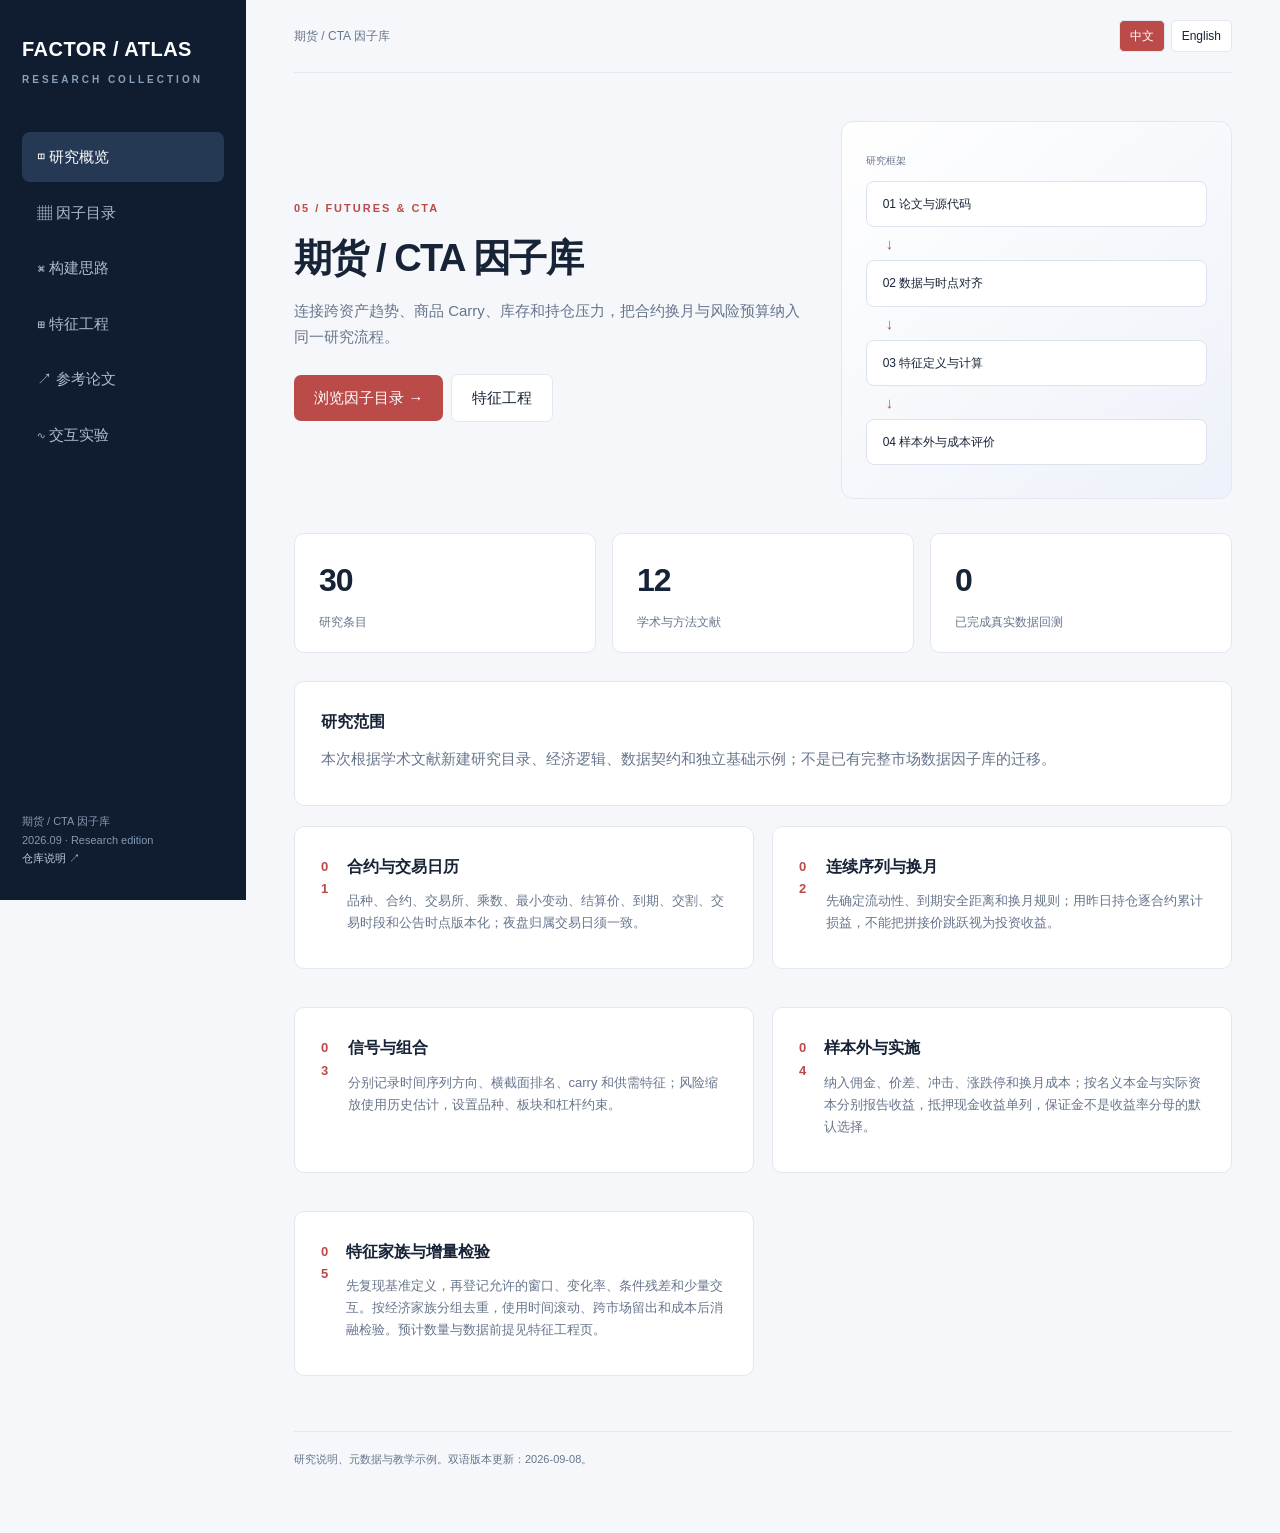
<file: docs/index.html>
<!doctype html><html lang="zh-CN"><head><meta charset="utf-8"><meta name="viewport" content="width=device-width,initial-scale=1"><title>期货 / CTA 因子库 · Factor Atlas</title><link rel="stylesheet" href="styles.css"></head><body style="--accent:#ba4b48"><aside><div class="brand">FACTOR / ATLAS<small>RESEARCH COLLECTION</small></div><nav id="nav" class="nav" aria-label="Navigation"></nav><div class="side-foot"><span id="side-title"></span><br>2026.09 · Research edition<br><a id="repo-link" href="README.md">README</a></div></aside><main><header><span id="breadcrumb"></span><div class="language" aria-label="Language"><button id="lang-zh" lang="zh-CN">中文</button><button id="lang-en" lang="en">English</button></div></header><section id="overview" class="tabscreen"></section><section id="catalog" class="tabscreen"><div class="page-title"><h2 id="catalog-title"></h2><p id="catalog-note"></p></div><div class="filters"><input id="search" type="search"><select id="market"></select><select id="category"></select><select id="status"></select><button class="linkbtn" id="clear"></button><button class="linkbtn" id="export"></button></div><div class="table-wrap"><table><thead><tr id="thead"></tr></thead><tbody id="rows"></tbody></table></div><div class="pager"><span id="pageinfo" aria-live="polite"></span><div><button class="linkbtn" id="prev"></button><button class="linkbtn" id="next"></button></div></div></section><section id="method" class="tabscreen"></section><section id="engineering" class="tabscreen"></section><section id="papers" class="tabscreen"></section><section id="lab" class="tabscreen"></section><footer id="footer"></footer></main><dialog id="detail"><button class="close" id="close"></button><div id="detailBody"></div></dialog><script src="data.js"></script><script src="data.en.js"></script><script src="app.js"></script></body></html>
</file>
<file: docs/styles.css>
:root{--ink:#172336;--muted:#67758b;--line:#e3e8f0;--bg:#f5f7fb;--accent:#2d5bff}*{box-sizing:border-box}body{margin:0;background:var(--bg);color:var(--ink);font:15px/1.7 "Segoe UI","Microsoft YaHei",sans-serif}button,input,select{font:inherit}a{color:var(--accent);text-decoration:none}a:hover{text-decoration:underline}button,a,input,select{outline-offset:4px}button{cursor:pointer}aside{position:fixed;inset:0 auto 0 0;width:246px;background:#101d30;color:#d5deed;padding:32px 22px;display:flex;flex-direction:column} .brand{font-size:20px;color:white;font-weight:750;letter-spacing:.5px}.brand small{display:block;font-size:10px;letter-spacing:3px;color:#88a0bb;margin:5px 0 38px}.nav button{display:block;text-align:left;width:100%;border:0;background:none;color:#aabbd1;padding:12px 15px;margin:6px 0;border-radius:8px}.nav button.active{background:#263954;color:white}.nav button:hover{background:#1e3049}.side-foot{margin-top:auto;font-size:11px;color:#8498b3}.side-foot a{color:#bccce1}main{margin-left:246px;padding:0 48px 64px;max-width:1600px}header{display:flex;justify-content:space-between;align-items:center;gap:16px;border-bottom:1px solid var(--line);padding:20px 0;font-size:12px;color:var(--muted)}.pill{display:inline-block;border:1px solid var(--line);border-radius:30px;padding:3px 11px;background:white;font-size:11px}.eyebrow{font-size:11px;letter-spacing:2px;color:var(--accent);font-weight:700;margin-bottom:18px}.hero{display:grid;grid-template-columns:1.3fr 1fr;gap:38px;padding:48px 0 34px;align-items:center}h1{font-size:42px;letter-spacing:-1.5px;line-height:1.18;margin:0 0 18px;max-width:650px}h1 small{display:block;font-size:19px;letter-spacing:0;font-weight:500;color:var(--muted);margin-top:14px}.hero p{color:var(--muted);max-width:620px}.btn{border:0;border-radius:7px;padding:10px 20px;background:var(--accent);color:white;display:inline-block;margin-top:10px}.ghost{background:white;color:var(--ink);border:1px solid var(--line);margin-left:8px}.diagram{border:1px solid var(--line);border-radius:12px;padding:24px;background:linear-gradient(140deg,#fff,#edf1f9)}.diagram .node{background:white;padding:12px 16px;border:1px solid #dce3ef;border-radius:8px;margin:9px 0;font-size:12px;display:flex;justify-content:space-between}.diagram .arrow{color:var(--accent);padding-left:20px;line-height:1}.diagram small{font-size:10px;color:var(--muted)}.stats{display:grid;grid-template-columns:repeat(3,1fr);gap:16px;margin:0 0 28px}.stat{background:white;border:1px solid var(--line);border-radius:10px;padding:19px 24px}.stat b{display:block;font-size:32px;letter-spacing:-1px}.stat span{color:var(--muted);font-size:12px}.section-head{display:flex;justify-content:space-between;gap:15px;align-items:center;margin:28px 0 15px}h2{font-size:22px;margin:0}h3{font-size:16px;margin:0 0 10px}.panel{background:white;padding:26px;border:1px solid var(--line);border-radius:10px;margin-bottom:20px}.panel p{margin:8px 0;color:var(--muted)}.grid{display:grid;grid-template-columns:1fr 1fr;gap:18px}.step{display:flex;gap:18px}.step b.num{font-size:13px;color:var(--accent);padding-top:3px}.step p{font-size:13px}.note{background:#eef2f7;padding:17px 20px;border-left:3px solid var(--accent);font-size:13px;margin:18px 0;line-height:1.9}.tabscreen{display:none}.tabscreen.active{display:block}.page-title{padding:35px 0 15px}.page-title p{color:var(--muted);font-size:13px}.filters{display:flex;gap:12px;flex-wrap:wrap;margin-bottom:18px}input,select{background:white;border:1px solid #d4dce8;border-radius:7px;padding:10px 12px;color:var(--ink)}.filters input{flex:1;min-width:200px}.table-wrap{overflow:auto;background:white;border:1px solid var(--line);border-radius:10px}table{border-collapse:collapse;width:100%;font-size:13px}th{text-align:left;background:#eef2f7;color:var(--muted);font-size:11px;white-space:nowrap}td,th{padding:13px 17px;border-bottom:1px solid var(--line)}td:first-child{font-family:Consolas,monospace;color:var(--accent);font-weight:600}td:nth-child(2){min-width:180px}tr:last-child td{border-bottom:0}tbody tr:hover{background:#f7f9ff}.linkbtn{padding:3px 10px;color:var(--accent);border:1px solid var(--line);background:white;border-radius:5px;white-space:nowrap}.pager{display:flex;justify-content:space-between;align-items:center;padding:17px 0;font-size:12px;color:var(--muted)}.pager button{margin-left:8px}.paper{display:grid;grid-template-columns:65px 1fr;gap:16px}.paper .year{color:var(--accent);font:600 17px Consolas,monospace;overflow-wrap:anywhere}.paper h3{font-size:17px;line-height:1.5}.paper small{color:var(--muted)}.badge{font-size:10px;color:var(--accent);padding:2px 7px;background:#f0f3fa;border-radius:4px;display:inline-block;margin-bottom:8px}.empty{padding:45px;text-align:center;color:var(--muted)}dialog{border:0;border-radius:14px;max-width:800px;width:calc(100% - 35px);max-height:85vh;box-shadow:0 20px 100px #0004;padding:32px;color:var(--ink)}dialog::backdrop{background:#10213999}dialog h2{margin-bottom:12px;overflow-wrap:anywhere}dialog p{font-size:14px}dialog .formula{font-family:Consolas,"Microsoft YaHei",monospace;background:#f2f5fa;padding:20px;overflow-wrap:anywhere}.close{float:right;border:0;background:#edf1f8;border-radius:5px;padding:6px 12px}.lab-inputs{display:grid;grid-template-columns:repeat(3,1fr);gap:15px}.lab-inputs label{font-size:12px;color:var(--muted)}.lab-inputs input{display:block;width:100%;margin-top:5px}.result{background:#101d30;color:#e0e9f5;padding:24px;border-radius:9px;margin-top:24px;font-family:Consolas,"Microsoft YaHei",monospace;white-space:pre-wrap}.result b{color:#90b3ff}.barrow{display:grid;grid-template-columns:155px 1fr 35px;align-items:center;gap:15px;font-size:12px;margin:13px 0}.bar{height:7px;background:#edf1f7;border-radius:10px;overflow:hidden}.bar i{display:block;background:var(--accent);height:100%;border-radius:10px}footer{color:var(--muted);font-size:11px;border-top:1px solid var(--line);margin-top:35px;padding-top:18px}.count{font-size:12px;color:var(--muted)}code{font-family:Consolas,monospace}button:disabled{opacity:.4;cursor:default}@media(max-width:1050px){main{padding:0 25px 40px;margin-left:205px}aside{width:205px;padding:25px 15px}h1{font-size:34px}.hero{gap:20px}.hero .diagram{padding:15px}}@media(max-width:760px){aside{position:static;width:100%;padding:18px}.brand small{margin:0 0 14px}.nav{display:flex;overflow:auto;gap:3px}.nav button{white-space:nowrap;padding:8px 12px;margin:0}.side-foot{display:none}main{margin:0;padding:0 18px 35px}.hero{grid-template-columns:1fr;padding:28px 0 18px}.hero .diagram{display:none}h1{font-size:33px}.stats{gap:8px}.stat{padding:14px 12px}.stat b{font-size:25px}.grid{grid-template-columns:1fr}.lab-inputs{grid-template-columns:1fr 1fr}.panel{padding:19px}.barrow{grid-template-columns:125px 1fr 25px}header{font-size:10px}}





/* Bilingual layout */
.language{display:flex;gap:6px;flex-shrink:0}.language button{border:1px solid var(--line);background:white;color:var(--ink);border-radius:5px;padding:5px 10px}.language button[aria-pressed=true]{background:var(--accent);color:white}.panel,.stat,header>span{min-width:0;overflow-wrap:anywhere}h1{font-size:38px;overflow-wrap:anywhere}.result{overflow-wrap:anywhere;white-space:pre-wrap}dialog h3{margin-top:16px}@media(max-width:760px){h1{font-size:30px}.stats{grid-template-columns:repeat(3,minmax(0,1fr))}.stat b{font-size:23px}.stat span{font-size:11px}.filters select{max-width:100%}.nav button{font-size:13px}header{align-items:flex-start}}
</file>
<file: site/styles.css>
:root{--ink:#172336;--muted:#67758b;--line:#e3e8f0;--bg:#f5f7fb;--accent:#2d5bff}*{box-sizing:border-box}body{margin:0;background:var(--bg);color:var(--ink);font:15px/1.7 "Segoe UI","Microsoft YaHei",sans-serif}button,input,select{font:inherit}a{color:var(--accent);text-decoration:none}a:hover{text-decoration:underline}button,a,input,select{outline-offset:4px}button{cursor:pointer}aside{position:fixed;inset:0 auto 0 0;width:246px;background:#101d30;color:#d5deed;padding:32px 22px;display:flex;flex-direction:column} .brand{font-size:20px;color:white;font-weight:750;letter-spacing:.5px}.brand small{display:block;font-size:10px;letter-spacing:3px;color:#88a0bb;margin:5px 0 38px}.nav button{display:block;text-align:left;width:100%;border:0;background:none;color:#aabbd1;padding:12px 15px;margin:6px 0;border-radius:8px}.nav button.active{background:#263954;color:white}.nav button:hover{background:#1e3049}.side-foot{margin-top:auto;font-size:11px;color:#8498b3}.side-foot a{color:#bccce1}main{margin-left:246px;padding:0 48px 64px;max-width:1600px}header{display:flex;justify-content:space-between;align-items:center;gap:16px;border-bottom:1px solid var(--line);padding:20px 0;font-size:12px;color:var(--muted)}.pill{display:inline-block;border:1px solid var(--line);border-radius:30px;padding:3px 11px;background:white;font-size:11px}.eyebrow{font-size:11px;letter-spacing:2px;color:var(--accent);font-weight:700;margin-bottom:18px}.hero{display:grid;grid-template-columns:1.3fr 1fr;gap:38px;padding:48px 0 34px;align-items:center}h1{font-size:42px;letter-spacing:-1.5px;line-height:1.18;margin:0 0 18px;max-width:650px}h1 small{display:block;font-size:19px;letter-spacing:0;font-weight:500;color:var(--muted);margin-top:14px}.hero p{color:var(--muted);max-width:620px}.btn{border:0;border-radius:7px;padding:10px 20px;background:var(--accent);color:white;display:inline-block;margin-top:10px}.ghost{background:white;color:var(--ink);border:1px solid var(--line);margin-left:8px}.diagram{border:1px solid var(--line);border-radius:12px;padding:24px;background:linear-gradient(140deg,#fff,#edf1f9)}.diagram .node{background:white;padding:12px 16px;border:1px solid #dce3ef;border-radius:8px;margin:9px 0;font-size:12px;display:flex;justify-content:space-between}.diagram .arrow{color:var(--accent);padding-left:20px;line-height:1}.diagram small{font-size:10px;color:var(--muted)}.stats{display:grid;grid-template-columns:repeat(3,1fr);gap:16px;margin:0 0 28px}.stat{background:white;border:1px solid var(--line);border-radius:10px;padding:19px 24px}.stat b{display:block;font-size:32px;letter-spacing:-1px}.stat span{color:var(--muted);font-size:12px}.section-head{display:flex;justify-content:space-between;gap:15px;align-items:center;margin:28px 0 15px}h2{font-size:22px;margin:0}h3{font-size:16px;margin:0 0 10px}.panel{background:white;padding:26px;border:1px solid var(--line);border-radius:10px;margin-bottom:20px}.panel p{margin:8px 0;color:var(--muted)}.grid{display:grid;grid-template-columns:1fr 1fr;gap:18px}.step{display:flex;gap:18px}.step b.num{font-size:13px;color:var(--accent);padding-top:3px}.step p{font-size:13px}.note{background:#eef2f7;padding:17px 20px;border-left:3px solid var(--accent);font-size:13px;margin:18px 0;line-height:1.9}.tabscreen{display:none}.tabscreen.active{display:block}.page-title{padding:35px 0 15px}.page-title p{color:var(--muted);font-size:13px}.filters{display:flex;gap:12px;flex-wrap:wrap;margin-bottom:18px}input,select{background:white;border:1px solid #d4dce8;border-radius:7px;padding:10px 12px;color:var(--ink)}.filters input{flex:1;min-width:200px}.table-wrap{overflow:auto;background:white;border:1px solid var(--line);border-radius:10px}table{border-collapse:collapse;width:100%;font-size:13px}th{text-align:left;background:#eef2f7;color:var(--muted);font-size:11px;white-space:nowrap}td,th{padding:13px 17px;border-bottom:1px solid var(--line)}td:first-child{font-family:Consolas,monospace;color:var(--accent);font-weight:600}td:nth-child(2){min-width:180px}tr:last-child td{border-bottom:0}tbody tr:hover{background:#f7f9ff}.linkbtn{padding:3px 10px;color:var(--accent);border:1px solid var(--line);background:white;border-radius:5px;white-space:nowrap}.pager{display:flex;justify-content:space-between;align-items:center;padding:17px 0;font-size:12px;color:var(--muted)}.pager button{margin-left:8px}.paper{display:grid;grid-template-columns:65px 1fr;gap:16px}.paper .year{color:var(--accent);font:600 17px Consolas,monospace;overflow-wrap:anywhere}.paper h3{font-size:17px;line-height:1.5}.paper small{color:var(--muted)}.badge{font-size:10px;color:var(--accent);padding:2px 7px;background:#f0f3fa;border-radius:4px;display:inline-block;margin-bottom:8px}.empty{padding:45px;text-align:center;color:var(--muted)}dialog{border:0;border-radius:14px;max-width:800px;width:calc(100% - 35px);max-height:85vh;box-shadow:0 20px 100px #0004;padding:32px;color:var(--ink)}dialog::backdrop{background:#10213999}dialog h2{margin-bottom:12px;overflow-wrap:anywhere}dialog p{font-size:14px}dialog .formula{font-family:Consolas,"Microsoft YaHei",monospace;background:#f2f5fa;padding:20px;overflow-wrap:anywhere}.close{float:right;border:0;background:#edf1f8;border-radius:5px;padding:6px 12px}.lab-inputs{display:grid;grid-template-columns:repeat(3,1fr);gap:15px}.lab-inputs label{font-size:12px;color:var(--muted)}.lab-inputs input{display:block;width:100%;margin-top:5px}.result{background:#101d30;color:#e0e9f5;padding:24px;border-radius:9px;margin-top:24px;font-family:Consolas,"Microsoft YaHei",monospace;white-space:pre-wrap}.result b{color:#90b3ff}.barrow{display:grid;grid-template-columns:155px 1fr 35px;align-items:center;gap:15px;font-size:12px;margin:13px 0}.bar{height:7px;background:#edf1f7;border-radius:10px;overflow:hidden}.bar i{display:block;background:var(--accent);height:100%;border-radius:10px}footer{color:var(--muted);font-size:11px;border-top:1px solid var(--line);margin-top:35px;padding-top:18px}.count{font-size:12px;color:var(--muted)}code{font-family:Consolas,monospace}button:disabled{opacity:.4;cursor:default}@media(max-width:1050px){main{padding:0 25px 40px;margin-left:205px}aside{width:205px;padding:25px 15px}h1{font-size:34px}.hero{gap:20px}.hero .diagram{padding:15px}}@media(max-width:760px){aside{position:static;width:100%;padding:18px}.brand small{margin:0 0 14px}.nav{display:flex;overflow:auto;gap:3px}.nav button{white-space:nowrap;padding:8px 12px;margin:0}.side-foot{display:none}main{margin:0;padding:0 18px 35px}.hero{grid-template-columns:1fr;padding:28px 0 18px}.hero .diagram{display:none}h1{font-size:33px}.stats{gap:8px}.stat{padding:14px 12px}.stat b{font-size:25px}.grid{grid-template-columns:1fr}.lab-inputs{grid-template-columns:1fr 1fr}.panel{padding:19px}.barrow{grid-template-columns:125px 1fr 25px}header{font-size:10px}}





/* Bilingual layout */
.language{display:flex;gap:6px;flex-shrink:0}.language button{border:1px solid var(--line);background:white;color:var(--ink);border-radius:5px;padding:5px 10px}.language button[aria-pressed=true]{background:var(--accent);color:white}.panel,.stat,header>span{min-width:0;overflow-wrap:anywhere}h1{font-size:38px;overflow-wrap:anywhere}.result{overflow-wrap:anywhere;white-space:pre-wrap}dialog h3{margin-top:16px}@media(max-width:760px){h1{font-size:30px}.stats{grid-template-columns:repeat(3,minmax(0,1fr))}.stat b{font-size:23px}.stat span{font-size:11px}.filters select{max-width:100%}.nav button{font-size:13px}header{align-items:flex-start}}
</file>
